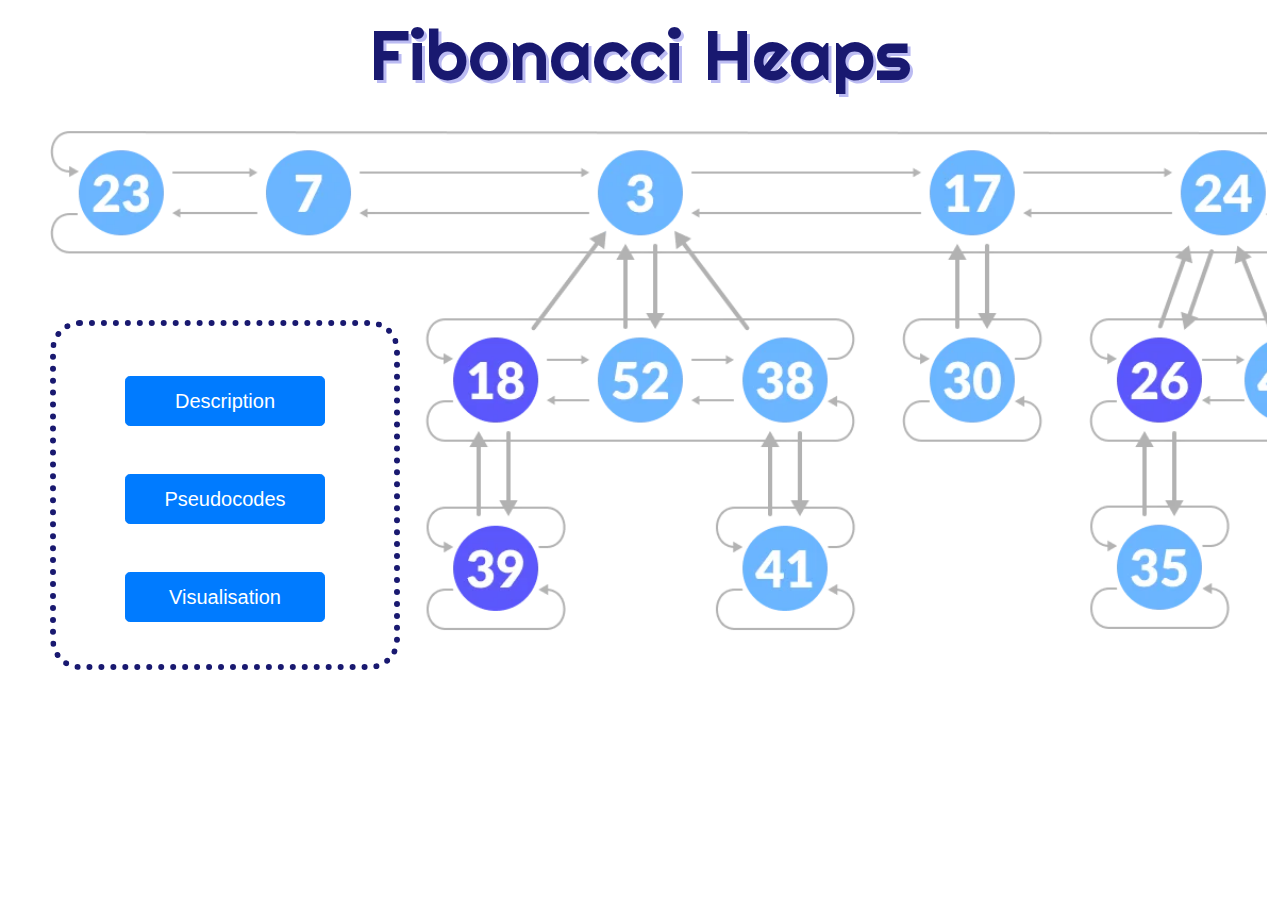
<file: index.html>
<!DOCTYPE html>
<html>
    <head>
        <title>Fibonacci Heap Visualisation</title>
        <link rel="stylesheet" href="style.css">
        <link rel="stylesheet" href="https://cdn.jsdelivr.net/npm/bootstrap@4.0.0/dist/css/bootstrap.min.css" integrity="sha384-Gn5384xqQ1aoWXA+058RXPxPg6fy4IWvTNh0E263XmFcJlSAwiGgFAW/dAiS6JXm" crossorigin="anonymous">
        <link rel="preconnect" href="https://fonts.googleapis.com">
<link rel="preconnect" href="https://fonts.gstatic.com" crossorigin>
<link href="https://fonts.googleapis.com/css2?family=Bebas+Neue&family=Poppins&family=Righteous&display=swap" rel="stylesheet">
    </head>
<body>
    <div class="main">
        <div class="header">
            <p>Fibonacci Heaps</p>
        </div>
        <div class="footer">
            <div class="text-center buttons">
                <a href="desc.html"><button class="btn btn-primary btn-lg">Description</button></a>
                <br><br><br>
                <a href="pseudo.html"><button class="btn btn-primary btn-lg">Pseudocodes</button></a>
                <br><br><br>
                <a href="visualise.html"><button class="btn btn-primary btn-lg">Visualisation</button></a>
            </div>
        </div>
    </div>
</body>
</html>
</file>
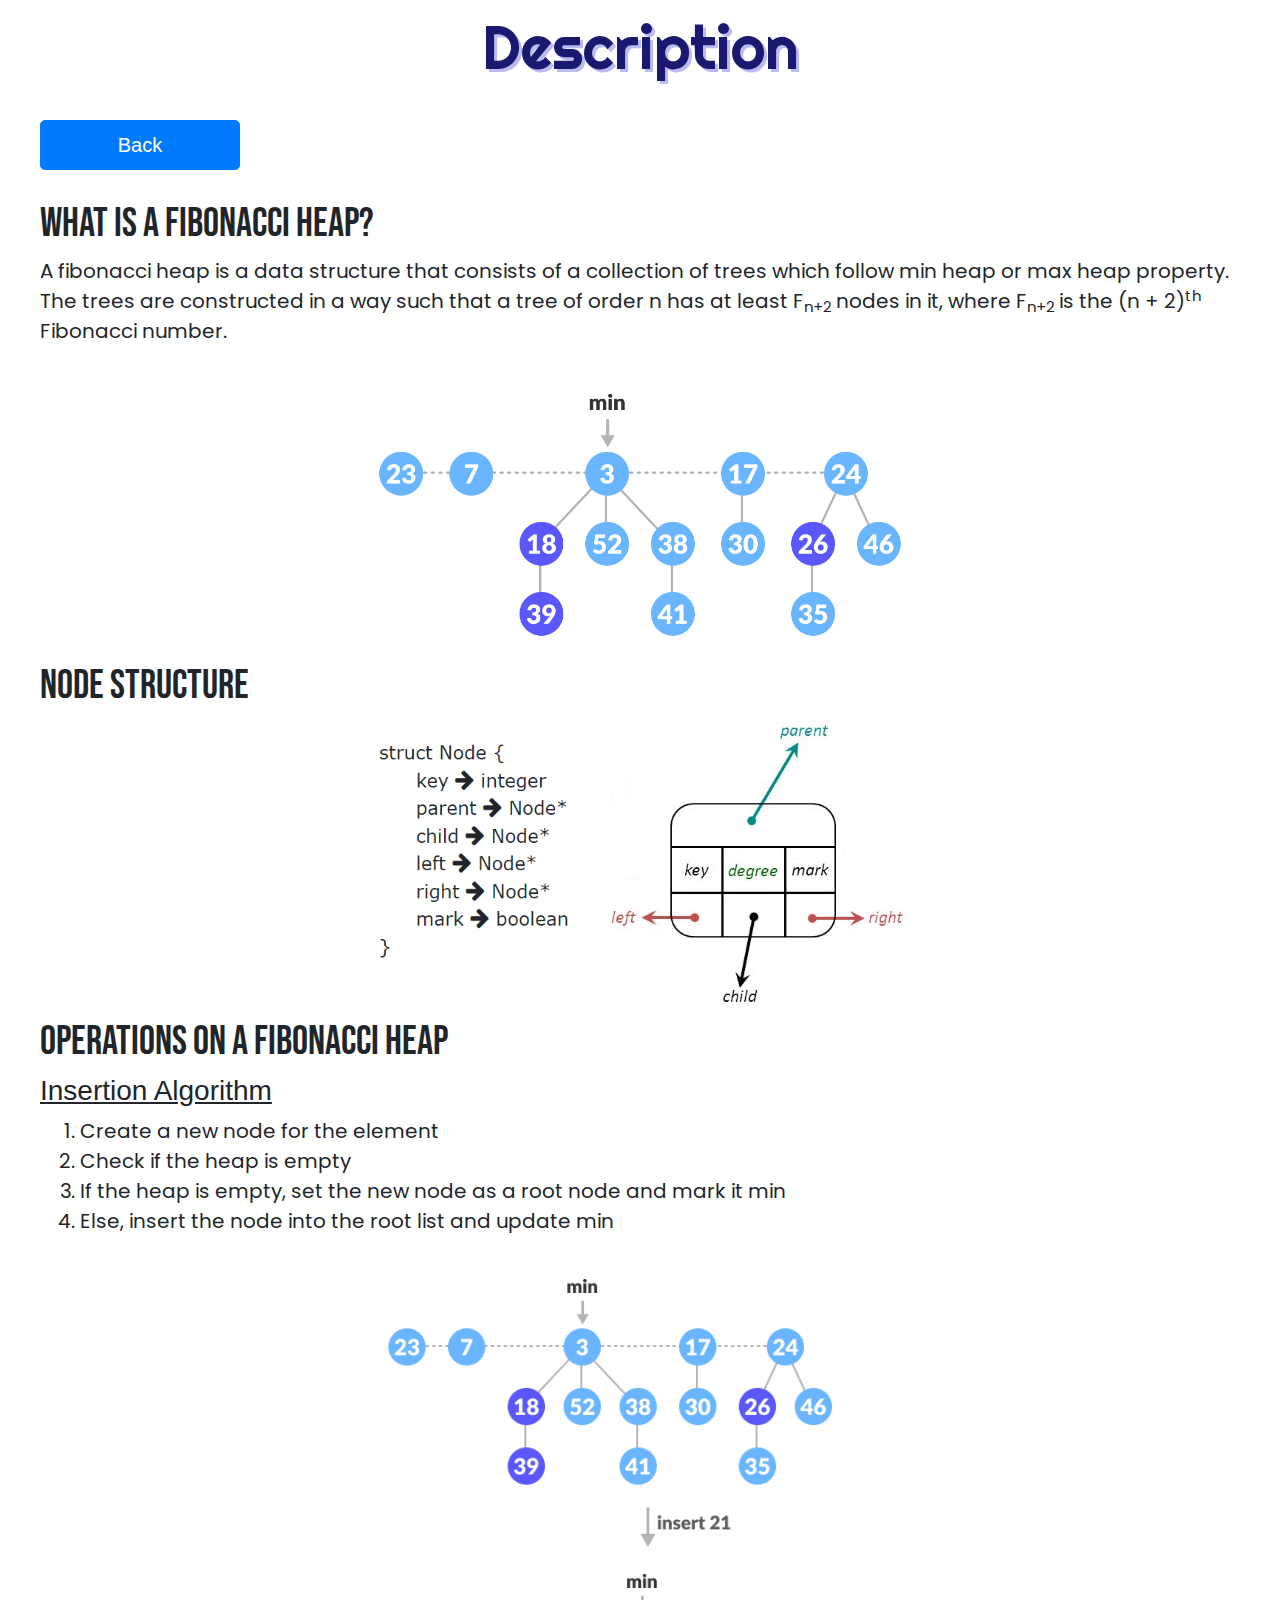
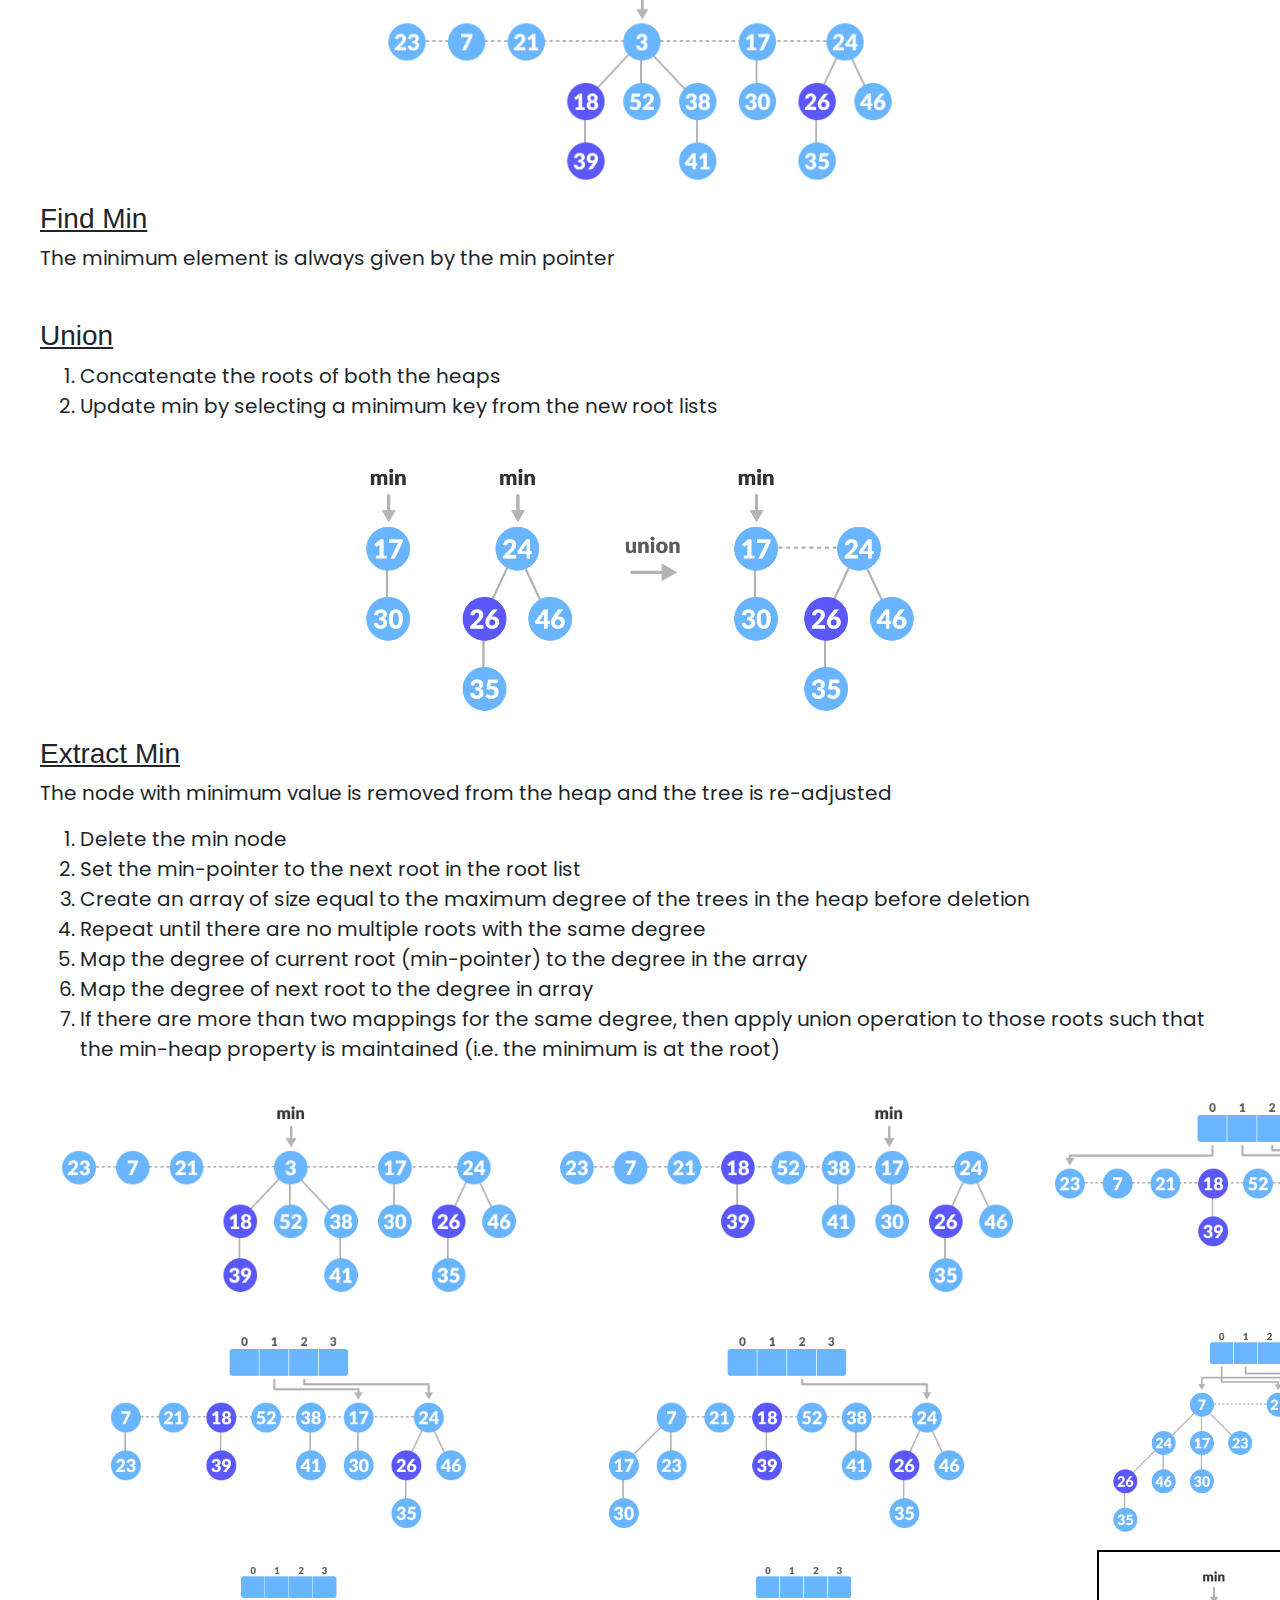
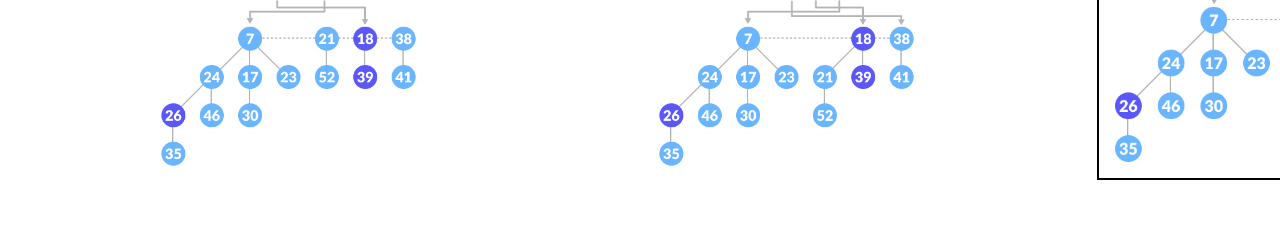
<file: desc.html>
<!DOCTYPE html>
<html>
    <head>
        <title>Fibonacci Heap Visualisation</title>
        <link rel="stylesheet" href="style.css">
        <link rel="stylesheet" href="https://cdn.jsdelivr.net/npm/bootstrap@4.0.0/dist/css/bootstrap.min.css" integrity="sha384-Gn5384xqQ1aoWXA+058RXPxPg6fy4IWvTNh0E263XmFcJlSAwiGgFAW/dAiS6JXm" crossorigin="anonymous">
        <link rel="stylesheet" href="https://cdnjs.cloudflare.com/ajax/libs/font-awesome/4.7.0/css/font-awesome.min.css">
        <link rel="preconnect" href="https://fonts.googleapis.com">
<link rel="preconnect" href="https://fonts.gstatic.com" crossorigin>
<link href="https://fonts.googleapis.com/css2?family=Bebas+Neue&family=Poppins&family=Righteous&display=swap" rel="stylesheet">
    </head>

<body>
    <div class="main">
        <div class="title">
            <p>Description</p>
        </div>
        <div class="content">
            <a href="index.html"><button class="btn btn-primary btn-lg">Back</button></a>
            <br><br>    
            <h2 class="head">What is a Fibonacci Heap?</h2>
            <p>A fibonacci heap is a data structure that consists of a collection of trees which follow min heap or max heap property. The trees are constructed in a way such that a tree of order n has at least F<sub>n+2</sub> nodes in it, where F<sub>n+2</sub> is the (n + 2)<sup>th</sup> Fibonacci number.</p>

            <img class="heap" src="fibonacci-heap.png">

            <h2 class="head">Node structure</h2>
            <img class="node" src="node.png">

            <h2 class="head">Operations on a Fibonacci Heap</h2>
            <h3>Insertion Algorithm</h3>
            <ol>
            <li>Create a new node for the element</li>
            <li>Check if the heap is empty</li>
            <li>If the heap is empty, set the new node as a root node and mark it min</li>
            <li>Else, insert the node into the root list and update min</li>
            </ol>

            <img class="insert" src="insert-f-heap.png">
            
            <h3>Find Min</h3>
            <p>The minimum element is always given by the min pointer</p>

            <br>
            <h3>Union</h3>
            <ol>
            <li>Concatenate the roots of both the heaps</li>
            <li>Update min by selecting a minimum key from the new root lists</li>
            </ol>
            
            <img class="union" src="union-f-heap.png">

            <h3>Extract Min</h3>
            <p>The node with minimum value is removed from the heap and the tree is re-adjusted</p>

            <ol>
            <li>Delete the min node</li>
            <li>Set the min-pointer to the next root in the root list</li>
            <li>Create an array of size equal to the maximum degree of the trees in the heap before deletion</li>
            <li>Repeat until there are no multiple roots with the same degree</li>
            <li>Map the degree of current root (min-pointer) to the degree in the array</li>
            <li>Map the degree of next root to the degree in array</li>
            <li>If there are more than two mappings for the same degree, then apply union operation to those roots such that the min-heap property is maintained (i.e. the minimum is at the root)</li>
            </ol>

            <table>
                <tr>
                    <td><img src="extract-min-1.png"></td>
                    <td><img src="extract-min-2.png"></td>
                    <td><img src="extract-min-3.png"></td>
                </tr>
                <tr>
                    <td><img src="extract-min-4.png"></td>
                    <td><img src="extract-min-5.png"></td>
                    <td><img src="extract-min-6.png"></td>
                </tr>
                <tr>
                    <td><img src="extract-min-7.png"></td>
                    <!-- <td><img src="extract-min-8.png"></td> -->
                    <td><img src="extract-min-9.png"></td>
                    <td><img class="final" src="extract-min-10.png"></td>
                </tr>
            </table>

            <br><br>
        </div>
    </div>
</body>
</html>
</file>
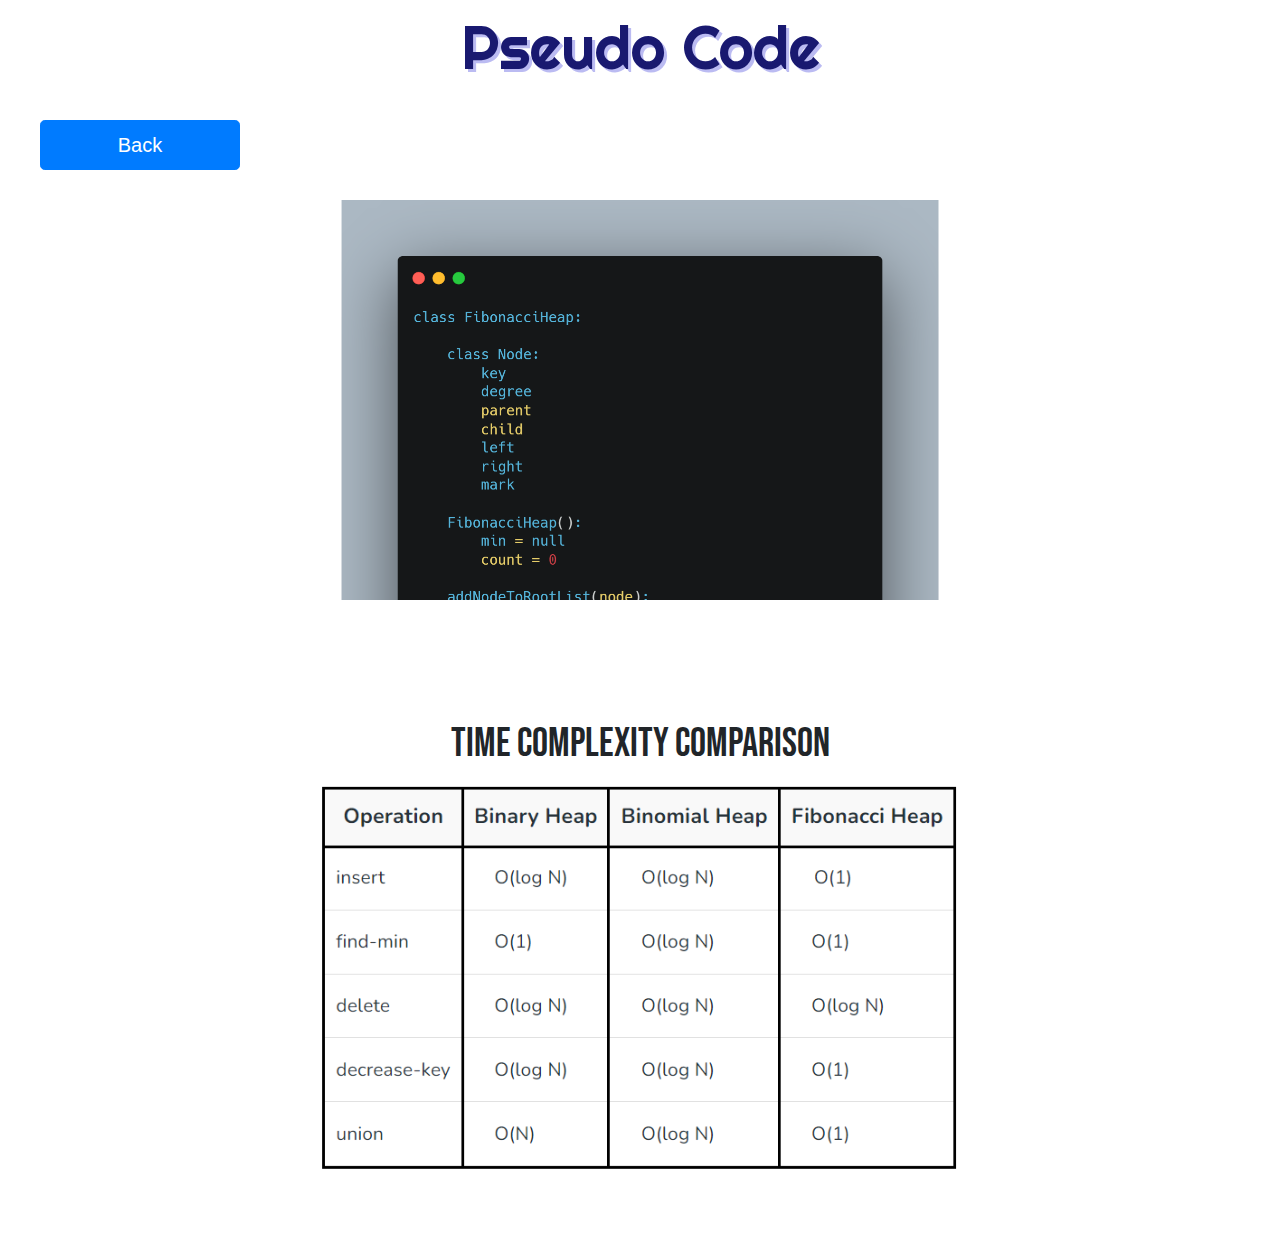
<file: pseudo.html>
<!DOCTYPE html>
<html>
    <head>
        <title>Fibonacci Heap Visualisation</title>
        <link rel="stylesheet" href="style.css">
        <link rel="stylesheet" href="https://cdn.jsdelivr.net/npm/bootstrap@4.0.0/dist/css/bootstrap.min.css" integrity="sha384-Gn5384xqQ1aoWXA+058RXPxPg6fy4IWvTNh0E263XmFcJlSAwiGgFAW/dAiS6JXm" crossorigin="anonymous">
        <link rel="preconnect" href="https://fonts.googleapis.com">
<link rel="preconnect" href="https://fonts.gstatic.com" crossorigin>
<link href="https://fonts.googleapis.com/css2?family=Bebas+Neue&family=Poppins&family=Righteous&display=swap" rel="stylesheet">
        <link rel="stylesheet" href="https://cdnjs.cloudflare.com/ajax/libs/font-awesome/4.7.0/css/font-awesome.min.css">
    </head>

<body>
    <div class="main">
        <div class="title">
            <p>Pseudo Code</p>
        </div>
        <div class="content">
            <a href="index.html"><button class="btn btn-primary btn-lg">Back</button></a>
            <br><br>  
            <div class="scroll">
                <img class="code" src="carbon.png">
            </div>
            <br><br><br><br>
            <center><h2 class="head">Time Complexity Comparison</h2></center>
            <img class="time" src="time.png">
            <br><br>
       </div>
    </div>
</body>
</html>
</file>
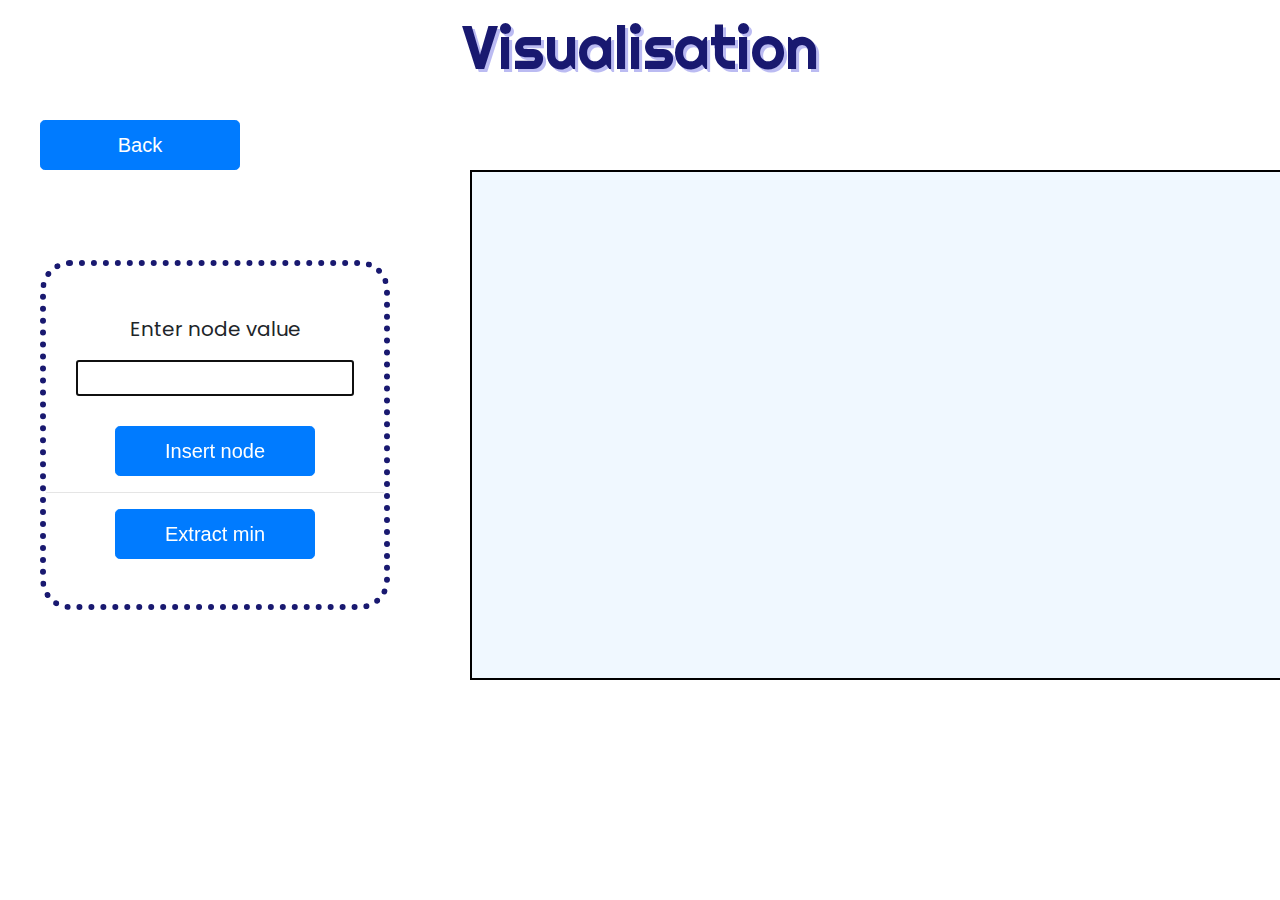
<file: visualise.html>
<!DOCTYPE html>
<html>
    <head>
        <title>Fibonacci Heap Visualisation</title>
        <link rel="stylesheet" href="style.css">
        <script src="./insertion_in_heap.js"></script>
        <link rel="stylesheet" href="https://cdn.jsdelivr.net/npm/bootstrap@4.0.0/dist/css/bootstrap.min.css" integrity="sha384-Gn5384xqQ1aoWXA+058RXPxPg6fy4IWvTNh0E263XmFcJlSAwiGgFAW/dAiS6JXm" crossorigin="anonymous">
        <link rel="stylesheet" href="https://cdnjs.cloudflare.com/ajax/libs/font-awesome/4.7.0/css/font-awesome.min.css">
        <link rel="preconnect" href="https://fonts.googleapis.com">
<link rel="preconnect" href="https://fonts.gstatic.com" crossorigin>
<link href="https://fonts.googleapis.com/css2?family=Bebas+Neue&family=Poppins&family=Righteous&display=swap" rel="stylesheet">
    </head>
<body>
    <div class="main">
    <div class="title">
        <p>Visualisation</p>
    </div>
    <div class="content">
        <a href="index.html"><button class="btn btn-primary btn-lg">Back</button></a><br>
        <div class="area"><canvas id="myCanvas" width="800" height="600">
        </canvas><br>
        </div>
        <div class="options">
            <p>Enter node value</p>
        <input type="text" id="insert" autofocus><br>
        <br>
        <!-- &emsp;&emsp; -->
        <button class="btn btn-primary btn-lg" onclick="create_node()">Insert node</button>
        <hr>
        <!-- &emsp;&emsp; -->
        <button class="btn btn-primary btn-lg" onclick="extractMin()">Extract min</button>
        <!-- <input type="submit" id="sub" value="Insert Node" onclick="create_node()"> -->
        <!-- <input type="submit" id="ext" value="Extract Min" onclick="extractMin()"> -->
        </div>
    </div>
    </div>
</body>
</html>
</file>
<file: style.css>
.main {
    height: 710px;
    width: 100%;
    /* background-color: green; */
}

.header {
    width: 100%;
    height: 80px;
    /* background-color: red; */
    padding-top: 2px;
    text-align: center;
    font-size: 70px;
    color:midnightblue;
    text-shadow: 3px 3px rgba(134, 134, 232, 0.562);
}

.header p {
    font-family: 'Righteous';
}

.footer{
    /* margin-top: 80px; */
    background-image: url('fibonacci-heap-structure.webp');
    height: 600px;
    width: 99%;
    background-repeat: no-repeat;
    background-size: cover;
    /* background-color: blue; */
    position: absolute;
}

.buttons {
    position: relative;
    margin-top: 240px;
    margin-left: 50px;
    border: 6px dotted midnightblue;
    border-radius: 30px;
    width: 350px;
    height: 350px;
    /* background-color: green; */
    padding-top: 50px;
    /* padding-left: 30px; */
}

button {
    width: 200px;
    height: 50px;
}

.title {
    width: 100%;
    height: 80px;
    /* background-color: red; */
    padding-top: 2px;
    text-align: center;
    font-size: 60px;
    color:midnightblue;
    text-shadow: 3px 3px rgba(134, 134, 232, 0.562);
}

.title p {
    font-family: 'Righteous';
}

.content{
    /* margin-top: 80px; */
    height: 630px;
    width: 100%;
    position: absolute;
    /* background-color: green; */
    font-size: 20px;
    padding: 40px;
}

img {
    margin: auto;
    display: flex;
}

.node {
    height: 300px;
}

.heap {
    height: 300px;
}

.insert {
    height: 550px;
}

.union {
    height: 300px;
}

td {
    padding: 2px;
}

table img {
    height: 230px;
}

.final {
    border: 2px solid black;
}

.time {
    height: 400px;
}

.options {
    position: absolute;
    height: 350px;
    width: 350px;
    /* background-color: red; */
    border: 6px dotted midnightblue;
    margin-top: 90px;
    border-radius: 30px;
    padding-top: 48px;
    /* padding-left: 30px; */
    text-align: center;
}

.area {
    position: absolute;
    height: 510px;
    width: 1060px;
    /* background-color: green; */
    margin-left: 400px;
}

#myCanvas {
    height: 510px;
    width: 1000px;
    border: 2px solid black;
    display: flex;
    margin: auto;
    background-color:aliceblue;
}

.scroll {
    display: flex;
    margin: auto;
    overflow-y: auto;
    height: 400px;
    /* background-color: red; */
    width: 620px;
}

.code {
    height: 2200px;
}

input[type=text] {
    padding-left: 7px;
}

.head {
    font-family: 'Bebas Neue', cursive;   
    font-size: 40px;
}

h3 {
    font-family: 'Poppins',sans-serif;
    text-decoration: underline;
}

p, li {
    font-family: 'Poppins';
}
</file>
